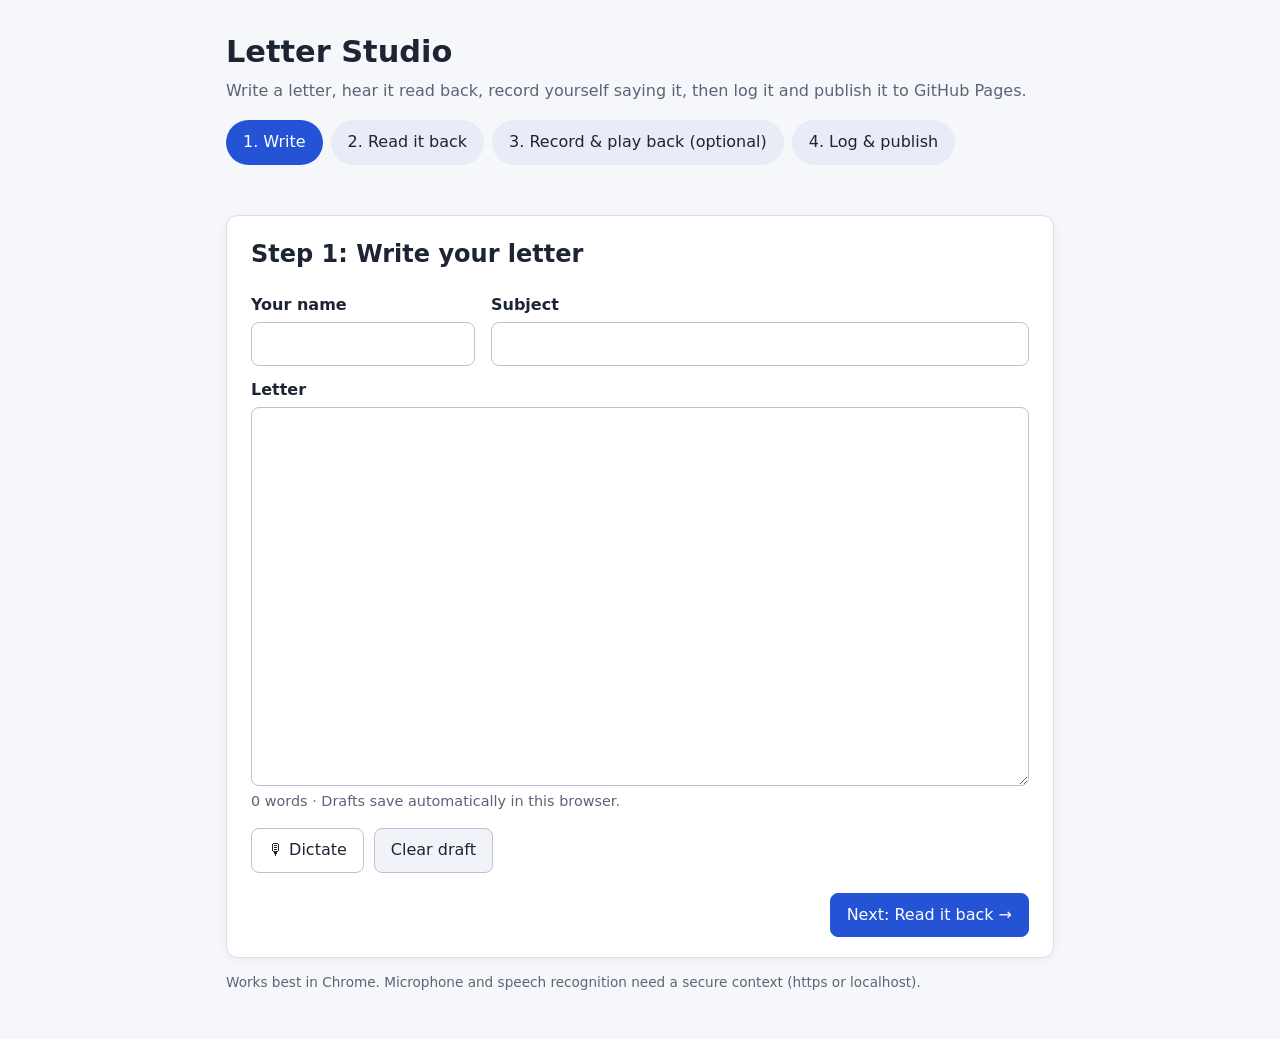
<file: index.html>
<!doctype html>
<html lang="en">
<head>
<meta charset="utf-8">
<meta name="viewport" content="width=device-width, initial-scale=1">
<title>Letter Studio: write, listen, record, publish</title>
<meta name="description" content="Write a letter, hear it read aloud, record yourself reading it, then log it in the W3C Extended Log File Format and publish it on GitHub Pages.">
<link rel="icon" href="data:image/svg+xml,%3Csvg xmlns=%22http://www.w3.org/2000/svg%22 viewBox=%220 0 100 100%22%3E%3Ctext y=%22.9em%22 font-size=%2290%22%3E%E2%9C%89%3C/text%3E%3C/svg%3E">
<link rel="stylesheet" href="style.css">
</head>
<body>
<a class="skip" href="#main">Skip to content</a>
<header class="site">
  <h1>Letter Studio</h1>
  <p class="tag">Write a letter, hear it read back, record yourself saying it, then log it and publish it to GitHub Pages.</p>
</header>

<nav aria-label="Steps">
  <ol class="steps" role="tablist">
    <li><button role="tab" id="tab-1" aria-controls="step-1" aria-selected="true">1. Write</button></li>
    <li><button role="tab" id="tab-2" aria-controls="step-2" aria-selected="false" tabindex="-1">2. Read it back</button></li>
    <li><button role="tab" id="tab-3" aria-controls="step-3" aria-selected="false" tabindex="-1">3. Record &amp; play back (optional)</button></li>
    <li><button role="tab" id="tab-4" aria-controls="step-4" aria-selected="false" tabindex="-1">4. Log &amp; publish</button></li>
  </ol>
</nav>

<main id="main">
  <div id="status" class="status" role="status" aria-live="polite"></div>

  <!-- STEP 1 -->
  <section id="step-1" role="tabpanel" aria-labelledby="tab-1" class="panel">
    <h2>Step 1: Write your letter</h2>
    <div class="row">
      <div class="field"><label for="name">Your name</label><input id="name" autocomplete="name"></div>
      <div class="field grow"><label for="subject">Subject</label><input id="subject"></div>
    </div>
    <div class="field">
      <label for="letter">Letter</label>
      <textarea id="letter" rows="14" aria-describedby="letter-help"></textarea>
      <p id="letter-help" class="hint"><span id="wordcount">0 words</span> · Drafts save automatically in this browser.</p>
    </div>
    <div class="actions">
      <button id="dictate" type="button" aria-pressed="false">🎙 Dictate</button>
      <button id="clear" type="button" class="secondary">Clear draft</button>
      <span id="saved" class="hint" aria-hidden="true"></span>
    </div>
    <p id="dictate-msg" class="hint"></p>
    <div class="nav"><button type="button" class="primary" data-go="2">Next: Read it back →</button></div>
  </section>

  <!-- STEP 2 -->
  <section id="step-2" role="tabpanel" aria-labelledby="tab-2" class="panel" hidden>
    <h2>Step 2: Read it back</h2>
    <p id="tts-unsupported" class="warn" hidden>Your browser doesn't support speech synthesis. Try Chrome, Edge or Safari.</p>
    <div class="row">
      <div class="field grow"><label for="voice">Voice</label><select id="voice"></select></div>
      <div class="field"><label for="rate">Speed: <output id="rate-out" for="rate">1.0×</output></label>
        <input id="rate" type="range" min="0.5" max="2" step="0.1" value="1"></div>
    </div>
    <div class="actions">
      <button id="speak" type="button" class="primary">▶ Read aloud</button>
      <button id="pause" type="button" disabled>⏸ Pause</button>
      <button id="stop" type="button" disabled>⏹ Stop</button>
    </div>
    <h3>Your letter</h3>
    <div id="readback" class="readback" aria-label="Letter being read"></div>
    <div class="nav"><button type="button" data-go="1">← Back</button><span class="nav-right"><button type="button" class="secondary" data-go="4">Skip recording →</button><button type="button" class="primary" data-go="3">Next: Record (optional) →</button></span></div>
  </section>

  <!-- STEP 3 -->
  <section id="step-3" role="tabpanel" aria-labelledby="tab-3" class="panel" hidden>
    <h2>Step 3: Record yourself and play it back <span class="optional">(optional)</span></h2>
    <p class="hint">This step is optional. You can skip it and go straight to logging and publishing. Read your letter out loud. We record it so you can listen back, and (where supported) transcribe it to check it matches what you wrote.</p>
    <p id="rec-unsupported" class="warn" hidden></p>
    <div class="actions">
      <button id="rec" type="button" class="primary">● Start recording</button>
      <button id="rec-stop" type="button" disabled>■ Stop</button>
      <span id="rec-timer" class="timer" aria-live="off">0:00</span>
    </div>
    <div id="playback" hidden>
      <h3>Playback</h3>
      <audio id="audio" controls></audio>
      <div class="actions"><a id="download-audio" class="button secondary" download="letter-recording.webm">⬇ Download recording</a>
        <button id="rerecord" type="button" class="secondary">↺ Re-record</button></div>
    </div>
    <div id="compare-wrap">
      <h3>What you said</h3>
      <p id="sr-msg" class="hint"></p>
      <div id="transcript" class="readback" aria-live="polite"></div>
      <h3>Comparison with your letter</h3>
      <p class="hint">Legend: <span class="ok">matched</span> <span class="miss">in letter, not said</span> <span class="extra">said, not in letter</span></p>
      <div id="diff" class="readback"></div>
      <p id="match-score" class="score"></p>
    </div>
    <div class="nav"><button type="button" data-go="2">← Back</button><span class="nav-right"><button type="button" id="skip-3" data-go="4" class="secondary">Skip this step →</button><button type="button" class="primary" data-go="4">Next: Log &amp; publish →</button></span></div>
  </section>

  <!-- STEP 4 -->
  <section id="step-4" role="tabpanel" aria-labelledby="tab-4" class="panel" hidden>
    <h2>Step 4: Log &amp; publish</h2>
    <div class="note">
      <p>Each finished letter becomes one entry in <code>letters.log</code>, written in the
        <a href="https://www.w3.org/TR/WD-logfile.html" target="_blank" rel="noopener">W3C Extended Log File Format</a>.
        The GitHub Pages site is rebuilt from that log, so each letter gets its own indexable page, plus a letter index and a <code>sitemap.xml</code>.
        Nothing is uploaded from here. You download the files and add them to the repository yourself.</p>
      <p>A recording isn’t needed. If you recorded in Step 3, only its length is logged (<code>x-audio</code>); otherwise that field is <code>-</code>.</p>
    </div>
    <div class="actions">
      <button id="finish" type="button" class="primary">✓ Finish letter &amp; add to log</button>
      <span id="finish-msg" class="hint"></span>
    </div>

    <h3>This letter's log entry</h3>
    <pre id="entry" class="preview" tabindex="0" aria-label="Log entry for this letter"></pre>

    <div class="field"><label for="baseurl">Site address (GitHub Pages URL)</label>
      <input id="baseurl" type="url" spellcheck="false" aria-describedby="baseurl-help"></div>
    <p id="baseurl-help" class="hint">Used for canonical links and the sitemap, e.g. <code>https://fitzyracing1.github.io/letter-app/</code>.</p>

    <div class="actions">
      <button id="export" type="button" class="primary" disabled>⬇ Export for GitHub Pages (.zip)</button>
      <button id="preview-page" type="button" disabled>👁 Preview letter page</button>
      <button id="dl-log" type="button">⬇ Download letters.log</button>
      <button id="dl-txt" type="button" class="secondary">⬇ .txt</button>
      <button id="dl-md" type="button" class="secondary">⬇ .md</button>
      <button id="copy" type="button" class="secondary">📋 Copy letter</button>
    </div>
    <p class="hint">The zip holds <code>letters/&lt;id&gt;.html</code> and <code>&lt;id&gt;.log</code> (this entry with log directives). To publish, run
      <code>node scripts/build.js --add &lt;id&gt;.log</code> in the repo and push. See README.md.</p>

    <h3>Your letters.log <span id="log-count" class="hint"></span></h3>
    <pre id="log" class="preview" tabindex="0" aria-label="Full log in this browser"></pre>
    <div class="actions"><label for="remove-id" class="sr-only">Letter to remove</label><select id="remove-id"></select>
      <button id="remove" type="button" class="secondary">Remove from log</button></div>
    <p class="hint"><a href="letters/index.html">Browse the published letters in this folder →</a></p>
    <div class="nav"><button type="button" data-go="3">← Back</button></div>
  </section>
</main>
<footer class="site"><p>Works best in Chrome. Microphone and speech recognition need a secure context (https or localhost).</p></footer>
<script src="lib/letterlog.js"></script>
<script src="app.js"></script>
</body>
</html>
</file>
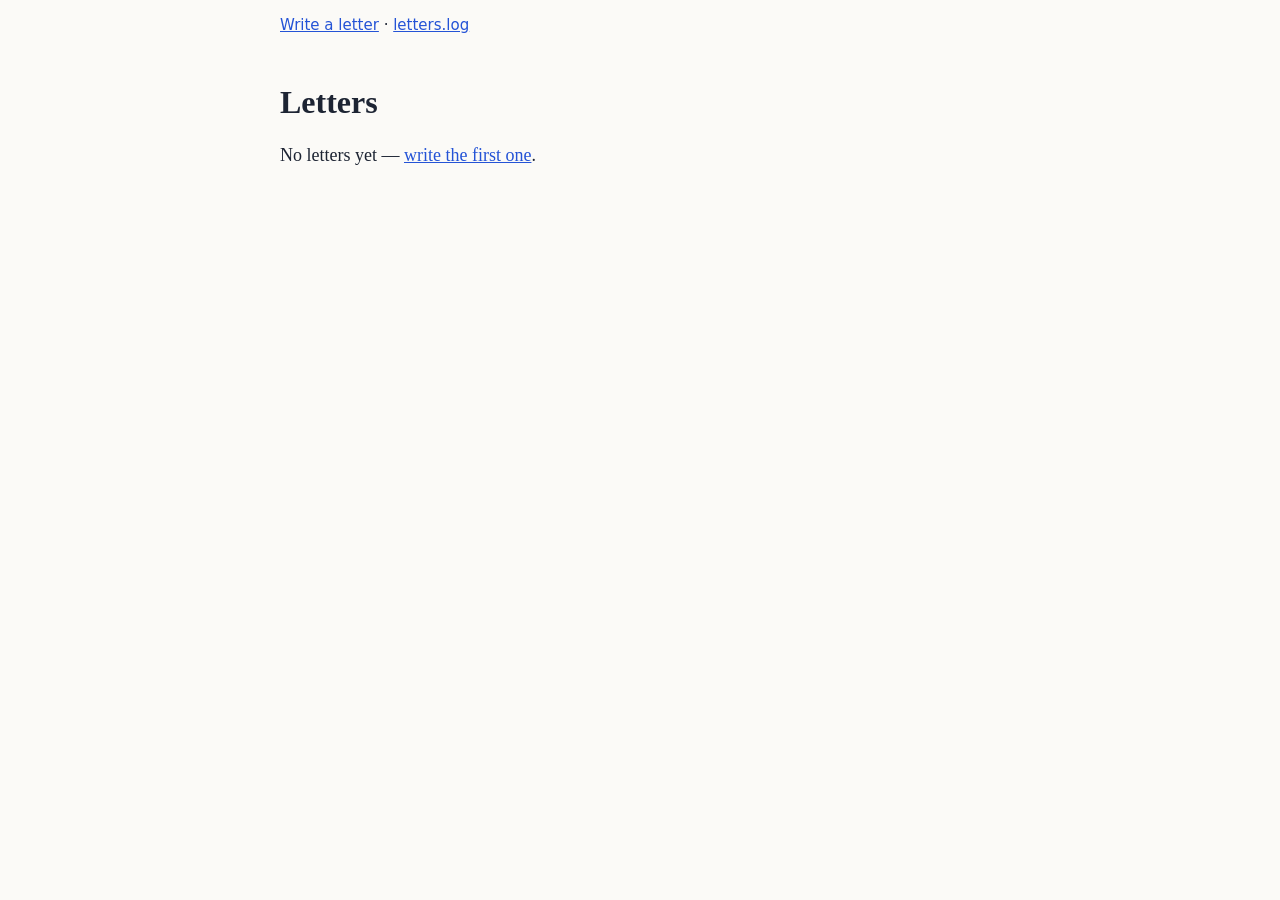
<file: letters/index.html>
<!doctype html>
<html lang="en">
<head>
<meta charset="utf-8">
<meta name="viewport" content="width=device-width, initial-scale=1">
<meta name="generator" content="LetterStudio/1.0">
<link rel="icon" href="data:,">
<title>Letters</title>
<meta name="description" content="Letters written, read aloud and recorded with Letter Studio, logged in the W3C Extended Log File Format.">
<link rel="canonical" href="https://fitzyracing1.github.io/letter-app/letters/">
<link rel="stylesheet" href="letter.css">
<script type="application/ld+json">
{
  "@context": "https://schema.org",
  "@type": "CollectionPage",
  "name": "Letters",
  "url": "https://fitzyracing1.github.io/letter-app/letters/",
  "hasPart": []
}
</script>
</head>
<body>
<nav><a href="../index.html">Write a letter</a> · <a href="../letters.log">letters.log</a></nav>
<main>
<h1>Letters</h1>
<p class="empty">No letters yet — <a href="../index.html">write the first one</a>.</p>
</main>
</body>
</html>
</file>
<file: style.css>
:root{--bg:#f6f7fb;--card:#fff;--ink:#1d2433;--muted:#5b6475;--brand:#2453d6;--brand-ink:#fff;--line:#d9deea;--ok:#d7f5df;--miss:#ffe1e1;--extra:#fff1c2;--hl:#ffe58a;--radius:12px}
*{box-sizing:border-box}
body{margin:0;font:16px/1.55 system-ui,-apple-system,"Segoe UI",Roboto,sans-serif;background:var(--bg);color:var(--ink)}
.skip{position:absolute;left:-999px}.skip:focus{left:8px;top:8px;background:#fff;padding:8px;z-index:9}
header.site,footer.site,nav,main{max-width:860px;margin:0 auto;padding:0 16px}
header.site{padding-top:28px}h1{margin:0 0 4px;font-size:1.9rem}.tag{margin:0 0 16px;color:var(--muted)}
footer.site{color:var(--muted);font-size:.85rem;padding-bottom:32px}
.steps{display:flex;flex-wrap:wrap;gap:8px;list-style:none;padding:0;margin:0 0 16px}
.steps button{border-radius:999px;background:#e8ecf7;border-color:transparent}
.steps button[aria-selected=true]{background:var(--brand);color:var(--brand-ink)}
.panel{background:var(--card);border:1px solid var(--line);border-radius:var(--radius);padding:20px 24px;box-shadow:0 2px 10px rgba(20,30,60,.05)}
h2{margin-top:0}h3{margin:20px 0 8px;font-size:1.05rem}
.row{display:flex;gap:16px;flex-wrap:wrap}.field{display:flex;flex-direction:column;margin-bottom:12px;min-width:200px}.grow{flex:1}
label{font-weight:600;margin-bottom:4px}
input,select,textarea{font:inherit;padding:9px 11px;border:1px solid #b9c1d4;border-radius:8px;background:#fff;color:inherit}
textarea{width:100%;resize:vertical;line-height:1.6}
button,.button{font:inherit;cursor:pointer;padding:9px 16px;border-radius:8px;border:1px solid #b9c1d4;background:#fff;color:var(--ink);text-decoration:none;display:inline-block}
button:hover,.button:hover{filter:brightness(.96)}
.primary{background:var(--brand);color:var(--brand-ink);border-color:var(--brand)}
.secondary{background:#f1f3f9}
button:disabled,.button[aria-disabled=true]{opacity:.5;cursor:not-allowed}
:focus-visible{outline:3px solid #ff9f1c;outline-offset:2px}
.actions{display:flex;gap:10px;flex-wrap:wrap;align-items:center;margin:8px 0}
.nav{display:flex;justify-content:space-between;margin-top:20px;gap:10px}.nav>:only-child{margin-left:auto}
.hint{color:var(--muted);font-size:.9rem;margin:4px 0}
.warn{background:#fff4e5;border:1px solid #f3c27a;padding:10px 12px;border-radius:8px}
.note{background:#eef3ff;border:1px solid #c8d6ff;padding:4px 16px;border-radius:8px;margin-bottom:16px}
.status{min-height:1.5em;margin:0 0 10px;font-weight:600;color:var(--brand)}
.readback{border:1px solid var(--line);border-radius:8px;padding:12px 14px;min-height:3em;white-space:pre-wrap;background:#fbfcff}
.readback mark,.cur{background:var(--hl);border-radius:3px}
.ok{background:var(--ok)}.miss{background:var(--miss);text-decoration:line-through}.extra{background:var(--extra)}
.ok,.miss,.extra{padding:0 3px;border-radius:3px}
.score{font-weight:600}
.timer{font-variant-numeric:tabular-nums;color:var(--muted)}
.rec-on{background:#c62828;border-color:#c62828;color:#fff}
fieldset{border:1px solid var(--line);border-radius:8px;margin:0 0 12px}.radio{display:block;font-weight:400;margin:4px 0}
.channel{margin-bottom:8px}
.preview{white-space:pre-wrap;background:#0f1729;color:#e6ebf5;padding:14px;border-radius:8px;max-height:320px;overflow:auto;font-size:.9rem}
audio{width:100%}
@media (prefers-reduced-motion:no-preference){.panel{animation:fade .15s ease-in}@keyframes fade{from{opacity:.4}to{opacity:1}}}
.sr-only{position:absolute;width:1px;height:1px;overflow:hidden;clip:rect(0 0 0 0);white-space:nowrap}
code{background:#eef0f6;padding:1px 4px;border-radius:4px;font-size:.9em}
.preview code{background:none}
#log{max-height:240px}
.nav-right{display:flex;gap:10px;flex-wrap:wrap;margin-left:auto}
.optional{font-weight:400;color:var(--muted);font-size:.8em}
</file>
<file: letters/letter.css>
body{margin:0;font:18px/1.7 Georgia,"Times New Roman",serif;color:#1d2433;background:#fbfaf7}
nav,main,footer{max-width:720px;margin:0 auto;padding:16px 20px}
nav{font:15px system-ui,sans-serif}a{color:#2453d6}
h1{font-size:2rem;line-height:1.25;margin:.5em 0 .2em}
.meta{color:#5b6475;font:15px system-ui,sans-serif;margin-top:0}
.list{padding-left:1.2em}.list li{margin:0 0 1.2em}.list p{margin:.2em 0;color:#3a4256}
footer{color:#5b6475;font:14px system-ui,sans-serif;border-top:1px solid #e3e1da;margin-top:24px}
</file>
